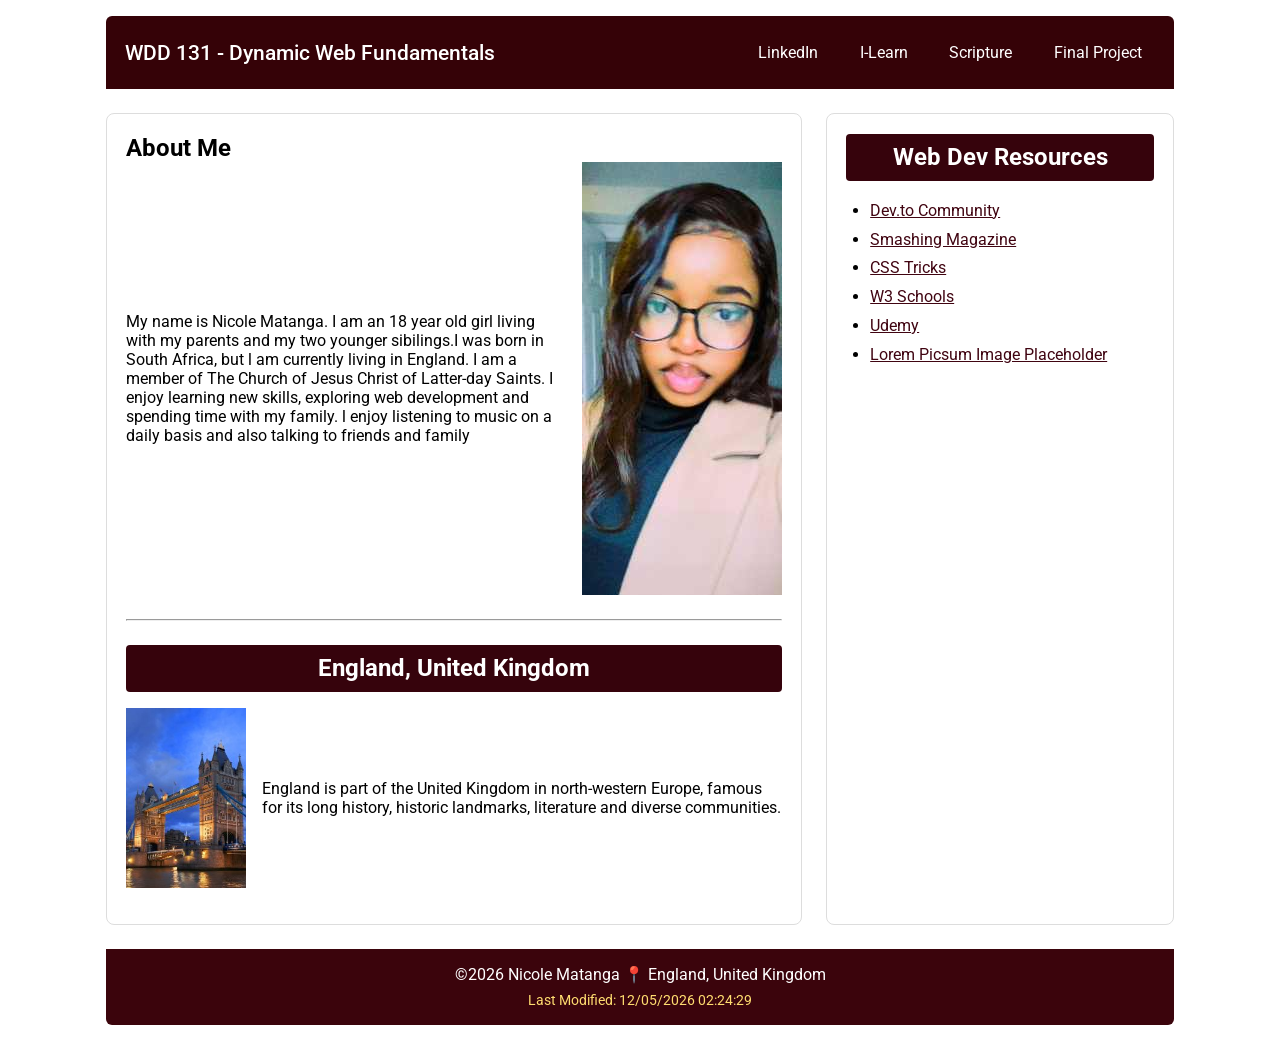
<file: index.html>
<!DOCTYPE html>
<html lang="en">
<head>
    <meta charset="UTF-8">
    <meta name="viewport" content="width=device-width, initial-scale=1.0">
    <meta name="description" content="WDD 131 - Dynamic Web Fundamentals - Nicole Matanga">
    <meta name="author" content="Nicole Matanga">
    <title>WDD 131 - Dynamic Web Fundamentals</title>
    <link rel="preconnect" href="https://fonts.googleapis.com">
    <link rel="preconnect" href="https://fonts.gstatic.com" crossorigin>
    <link href="https://fonts.googleapis.com/css2?family=Roboto:wght@400;500&display=swap" rel="stylesheet">
    <link rel="stylesheet" href="styles/base.css">
    <script src="scripts/getdates.js" defer></script>
</head>
<body>
    <header>
        <span id="course-title">WDD 131 - Dynamic Web Fundamentals</span>
        <nav>
            <a href="https://www.linkedin.com/" target="_blank">LinkedIn</a>
            <a href="#">I-Learn</a>
            <a href="#">Scripture</a>
            <a href="#">Final Project</a>
        </nav>
    </header>
    <main>
        
        <section class="card about-card">
            <h1>About Me</h1>
            <div class="about-row">
                <p>My name is Nicole Matanga. I am an 18 year old girl living with my parents and my two younger sibilings.I was born in South Africa, but l am currently living in England. I am a member of The Church of Jesus Christ of Latter-day Saints. I enjoy learning new skills, exploring web development and spending time with my family. l enjoy listening to music on a daily basis and also talking to friends and family</p>
                <img src="images/missnicole.jpg" alt="Nicole Matanga portrait">
            </div>
            <hr>
            <h2>England, United Kingdom</h2>
            <div class="country-row">
                <img src="images/profile.jpg" alt="The london BRIDGE the United Kingdom">
                <p>England is part of the United Kingdom in north-western Europe, famous for its long history, historic landmarks, literature and diverse communities.</p>
            </div>
        </section>
        
        <section class="card resources-card">
            <h2>Web Dev Resources</h2>
            <ul>
                <li><a href="https://dev.to/" target="_blank">Dev.to Community</a></li>
                <li><a href="https://www.smashingmagazine.com/" target="_blank">Smashing Magazine</a></li>
                <li><a href="https://css-tricks.com/" target="_blank">CSS Tricks</a></li>
                <li><a href="https://www.w3schools.com/" target="_blank">W3 Schools</a></li>
                <li><a href="https://www.udemy.com/" target="_blank">Udemy</a></li>
                <li><a href="https://picsum.photos/" target="_blank">Lorem Picsum Image Placeholder</a></li>
            </ul>
        </section>
    </main>
    <footer>
        <p>©<span id="currentyear"></span> Nicole Matanga 📍 England, United Kingdom</p>
        <p id="lastModified"></p>
    </footer>
</body>
</html>
</file>
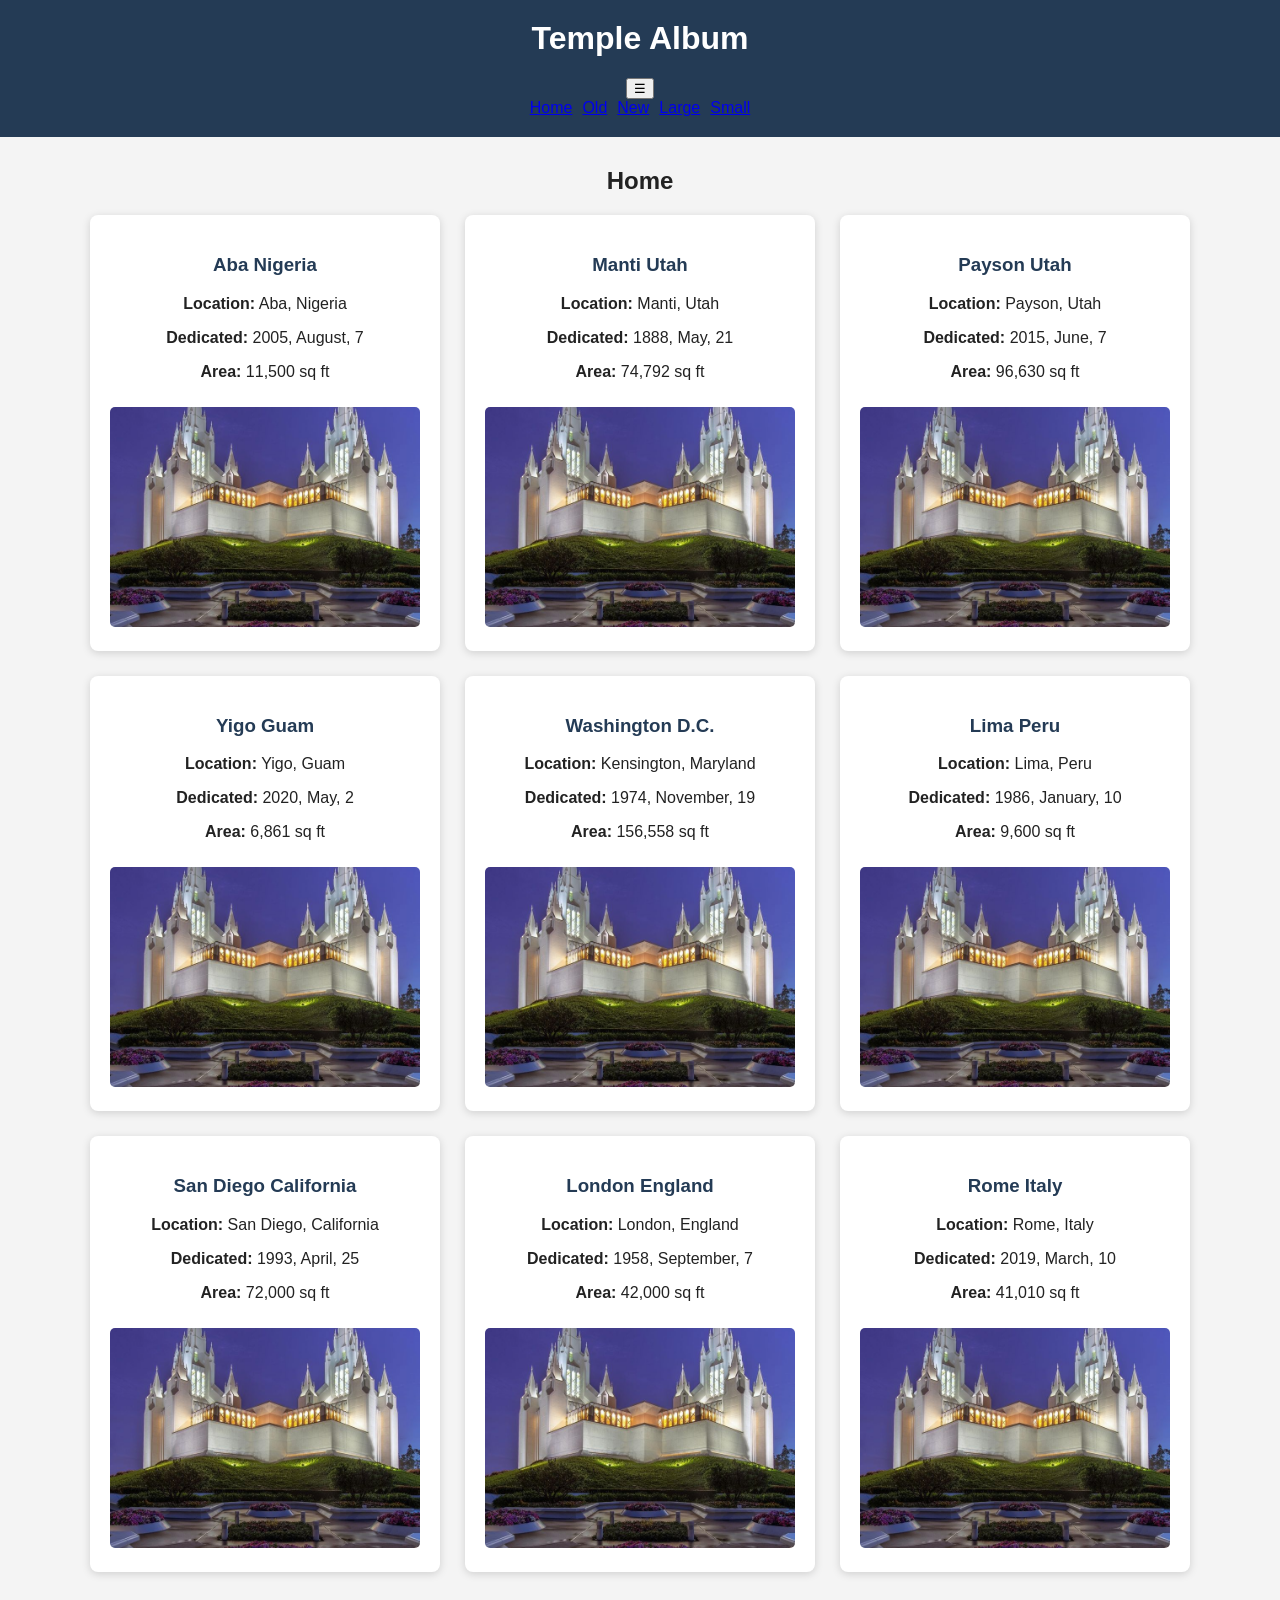
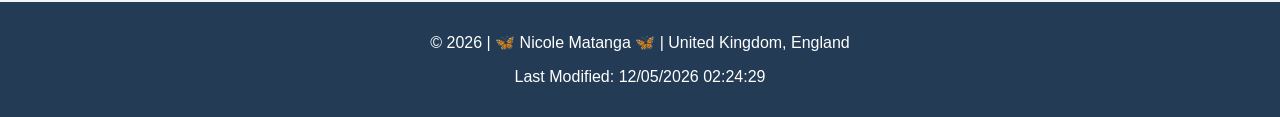
<file: filtered-temples.html>
<!DOCTYPE html>
<html lang="en">
<head>
    <meta charset="UTF-8">
    <meta name="viewport" content="width=device-width, initial-scale=1.0">

    <meta name="description" content="WDD 131 - Dynamic Web Fundamentals - Nicole Matanga">
    <meta name="author" content="Nicole Matanga">

    <title>Filtered Temple Album</title>

    <link rel="preconnect" href="https://fonts.googleapis.com">
    <link rel="preconnect" href="https://fonts.gstatic.com" crossorigin>

    <link href="https://fonts.googleapis.com/css2?family=Roboto:wght@400;700&display=swap" rel="stylesheet">

    <link rel="stylesheet" href="styles/filtered-temples.css">

    <script src="scripts/filtered-temples.js" defer></script>
</head>

<body>

    <header>
        <h1>Temple Album</h1>

        <button id="hamburgerBtn"
                type="button"
                aria-label="Open navigation"
                aria-expanded="false">
            ☰
        </button>

        <nav id="primaryNav">
            <a href="#" data-filter="home" class="active">Home</a>
            <a href="#" data-filter="old">Old</a>
            <a href="#" data-filter="new">New</a>
            <a href="#" data-filter="large">Large</a>
            <a href="#" data-filter="small">Small</a>
        </nav>
    </header>

    <main>

        <h2 id="galleryTitle">Home</h2>

        <section class="temple-grid" id="templeGrid">
        </section>

    </main>

    <footer>
        <p>
            © <span id="copyrightYear"></span>
            | 🦋 Nicole Matanga 🦋
            | United Kingdom, England
        </p>

        <p>
            Last Modified:
            <span id="lastModifiedDate"></span>
        </p>
    </footer>

</body>
</html>
</file>
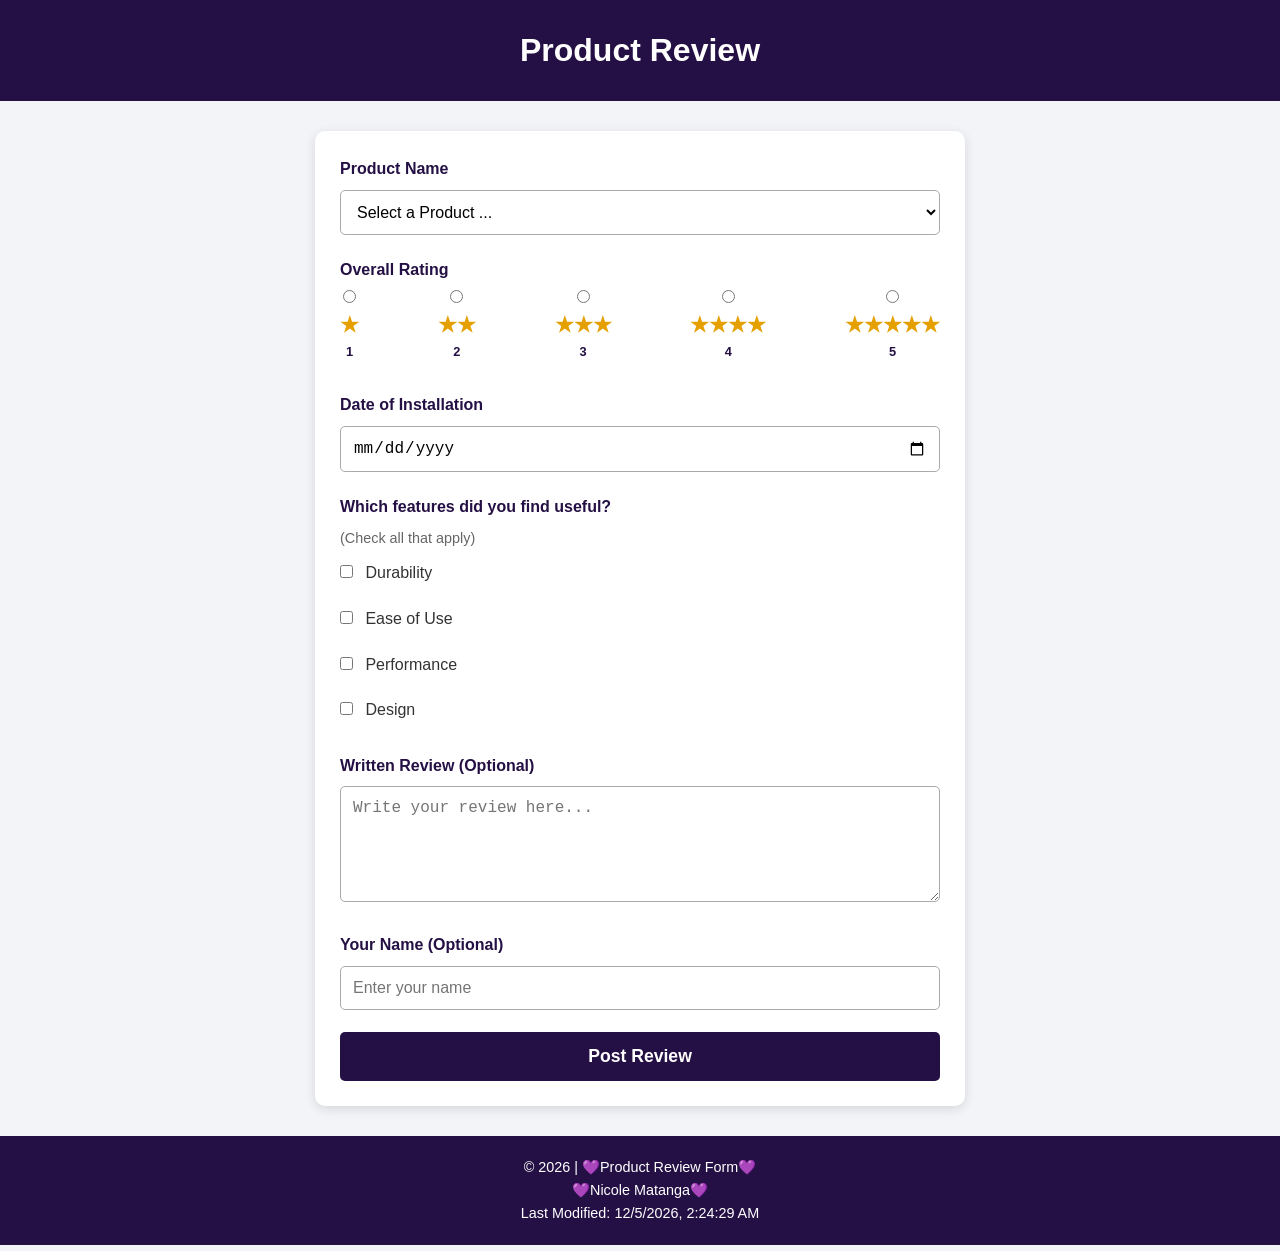
<file: form.html>
<!DOCTYPE html>
<html lang="en">
<head>
    <meta charset="UTF-8">
    <meta name="viewport" content="width=device-width, initial-scale=1.0">
    <meta name="description" content="Submit a product review, rate your experience, and share useful product features with other users.">
    <meta name="author" content="Nicole Matanga">
    <title>Product Review Form</title>
    <link rel="stylesheet" href="styles/styles.css">
    <script src="scripts/scripts.js" defer></script>
</head>

<body>
    <header>
        <h1>Product Review</h1>
    </header>

    <main>
        <form action="review.html" method="get">

            <!-- Product Name -->
            <div class="form-group">
                <label for="productName">Product Name</label>
                <select id="productName" name="productName" required>
                    <option value="" disabled selected>
                        Select a Product ...
                    </option>
                </select>
            </div>


<!-- Overall Rating -->
<fieldset class="form-group">
    <legend>Overall Rating</legend>

    <div class="rating-options">
        <label for="rating1">
            <input type="radio" id="rating1"
                name="rating" value="1" required>
            <span>★</span>
            <small>1</small>
        </label>

        <label for="rating2">
            <input type="radio" id="rating2"
                name="rating" value="2" required>
            <span>★★</span>
            <small>2</small>
        </label>

        <label for="rating3">
            <input type="radio" id="rating3"
                name="rating" value="3" required>
            <span>★★★</span>
            <small>3</small>
        </label>

        <label for="rating4">
            <input type="radio" id="rating4"
                name="rating" value="4" required>
            <span>★★★★</span>
            <small>4</small>
        </label>

        <label for="rating5">
            <input type="radio" id="rating5"
                name="rating" value="5" required>
            <span>★★★★★</span>
            <small>5</small>
        </label>
    </div>
</fieldset>


            <!-- Date of Installation -->
            <div class="form-group">
                <label for="installDate">Date of Installation</label>
                <input type="date" id="installDate"
                    name="installDate" required>
            </div>

            <!-- Useful Features -->
            <fieldset class="form-group">
                <legend>Which features did you find useful?</legend>
                <p class="hint">(Check all that apply)</p>

                <div class="checkbox-group">
                    <label for="durability">
                        <input type="checkbox" id="durability"
                            name="features" value="Durability">
                        Durability
                    </label>

                    <label for="ease">
                        <input type="checkbox" id="ease"
                            name="features" value="Ease of Use">
                        Ease of Use
                    </label>

                    <label for="performance">
                        <input type="checkbox" id="performance"
                            name="features" value="Performance">
                        Performance
                    </label>

                    <label for="design">
                        <input type="checkbox" id="design"
                            name="features" value="Design">
                        Design
                    </label>
                </div>
            </fieldset>

            <!-- Written Review -->
            <div class="form-group">
                <label for="writtenReview">
                    Written Review (Optional)
                </label>
                <textarea id="writtenReview"
                    name="writtenReview"
                    rows="5"
                    placeholder="Write your review here..."></textarea>
            </div>

            <!-- User Name -->
            <div class="form-group">
                <label for="userName">Your Name (Optional)</label>
                <input type="text" id="userName" name="userName"
                    placeholder="Enter your name">
            </div>

            <!-- Submit Button -->
            <input type="submit" value="Post Review" class="submit-btn">

        </form>
    </main>

    <footer>
        <p>&copy; 2026 | 💜Product Review Form💜</p>
        <p>💜Nicole Matanga💜</p>
        <p>Last Modified: <span id="lastModified"></span></p>
    </footer>
</body>
</html>
</file>
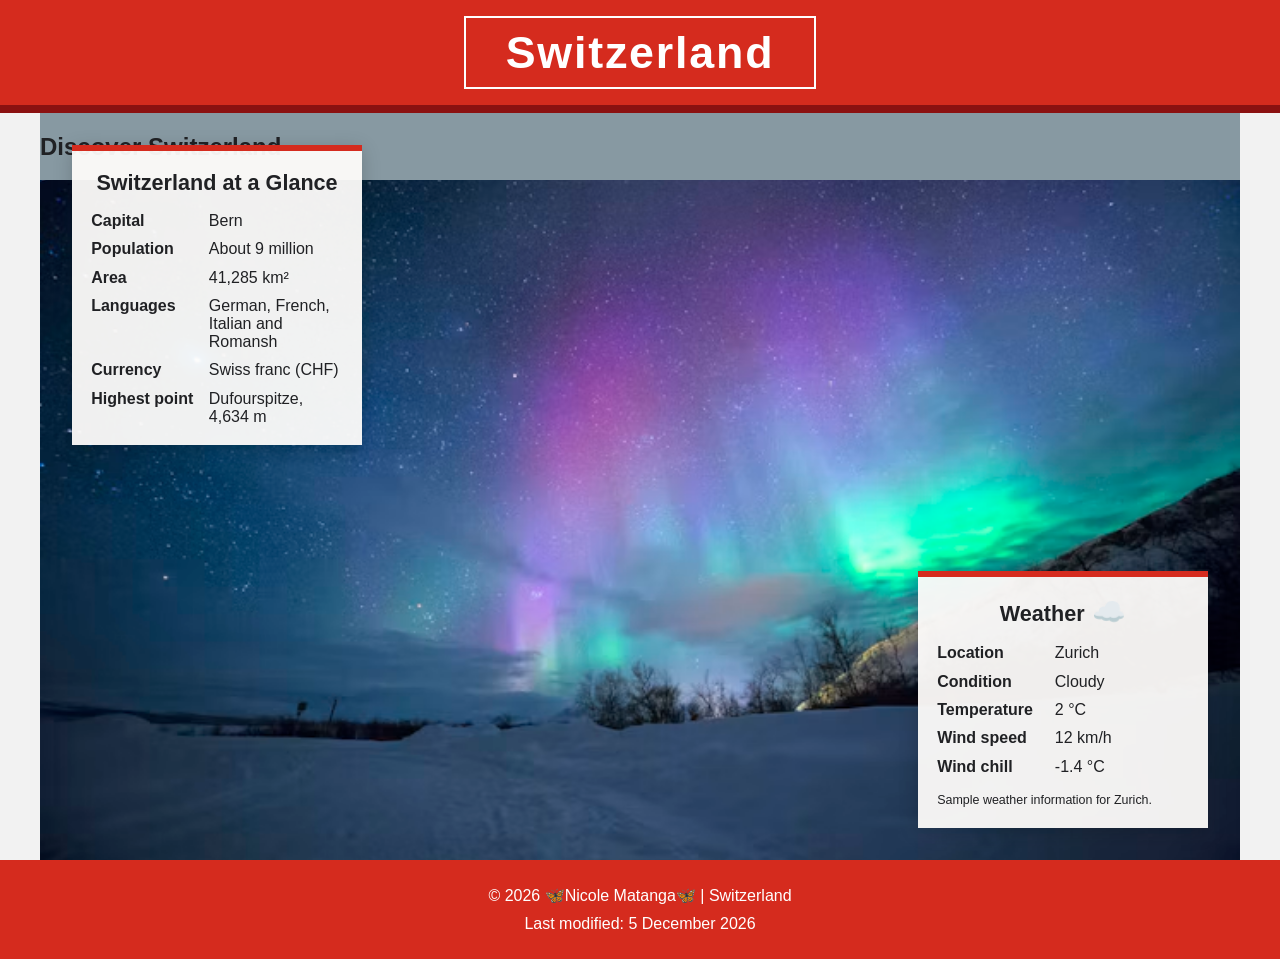
<file: place.html>
<!DOCTYPE html>
<html lang="en">
<head>
    <meta charset="UTF-8">
    <meta name="viewport" content="width=device-width, initial-scale=1.0">
    <meta name="description" content="Discover Switzerland, its beautiful mountains, culture and weather.">
    <meta name="author" content="Nicole Matanga">

    <title>Switzerland | Discover the Place</title>

    <link rel="stylesheet" href="styles/place.css">
    <script src="scripts/place.js" defer></script>
</head>

<body>

    <header class="site-header">
        <h1>Switzerland</h1>
    </header>

    <main>
        <section class="hero">
            <h2 class="visually-hidden">Discover Switzerland</h2>

            <picture class="hero-picture">
                <source
                    media="(max-width: 600px)"
                    srcset="images/switzerland-hero.webp">

                <source
                    media="(min-width: 601px)"
                    srcset="images/switzerland-hero.webp">

                <img
                    src="images/switzerland-hero.webp"
                    alt="Beautiful Swiss alpine landscape"
                    width="1800"
                    height="1200">
            </picture>

            <section class="info-card country-data">
                <h2>Switzerland at a Glance</h2>

                <dl class="data-list">
                    <div>
                        <dt>Capital</dt>
                        <dd>Bern</dd>
                    </div>

                    <div>
                        <dt>Population</dt>
                        <dd>About 9 million</dd>
                    </div>

                    <div>
                        <dt>Area</dt>
                        <dd>41,285 km²</dd>
                    </div>

                    <div>
                        <dt>Languages</dt>
                        <dd>German, French, Italian and Romansh</dd>
                    </div>

                    <div>
                        <dt>Currency</dt>
                        <dd>Swiss franc (CHF)</dd>
                    </div>

                    <div>
                        <dt>Highest point</dt>
                        <dd>Dufourspitze, 4,634 m</dd>
                    </div>
                </dl>
            </section>

            <section class="info-card weather-card">
                <h2>Weather</h2>

                <img
                    class="weather-icon"
                    src="images/cloud.svg"
                    alt="Cloudy weather icon"
                    width="48"
                    height="48">

                <dl class="data-list">
                    <div>
                        <dt>Location</dt>
                        <dd>Zurich</dd>
                    </div>

                    <div>
                        <dt>Condition</dt>
                        <dd>Cloudy</dd>
                    </div>

                    <div>
                        <dt>Temperature</dt>
                        <dd><span id="temperature">2</span> °C</dd>
                    </div>

                    <div>
                        <dt>Wind speed</dt>
                        <dd><span id="wind-speed">12</span> km/h</dd>
                    </div>

                    <div>
                        <dt>Wind chill</dt>
                        <dd><span id="wind-chill">Calculating...</span></dd>
                    </div>
                </dl>

                <p class="weather-note">
                    Sample weather information for Zurich.
                </p>
            </section>

        </section>
    </main>

    <footer class="site-footer">
        <p>
            © <span id="current-year"></span>
            🦋Nicole Matanga🦋 | Switzerland
        </p>

        <p>Last modified:
            <time id="last-modified" datetime="2026-11-13">13 November 2026</time>

            
        </p>
    </footer>

</body>
</html>
</file>
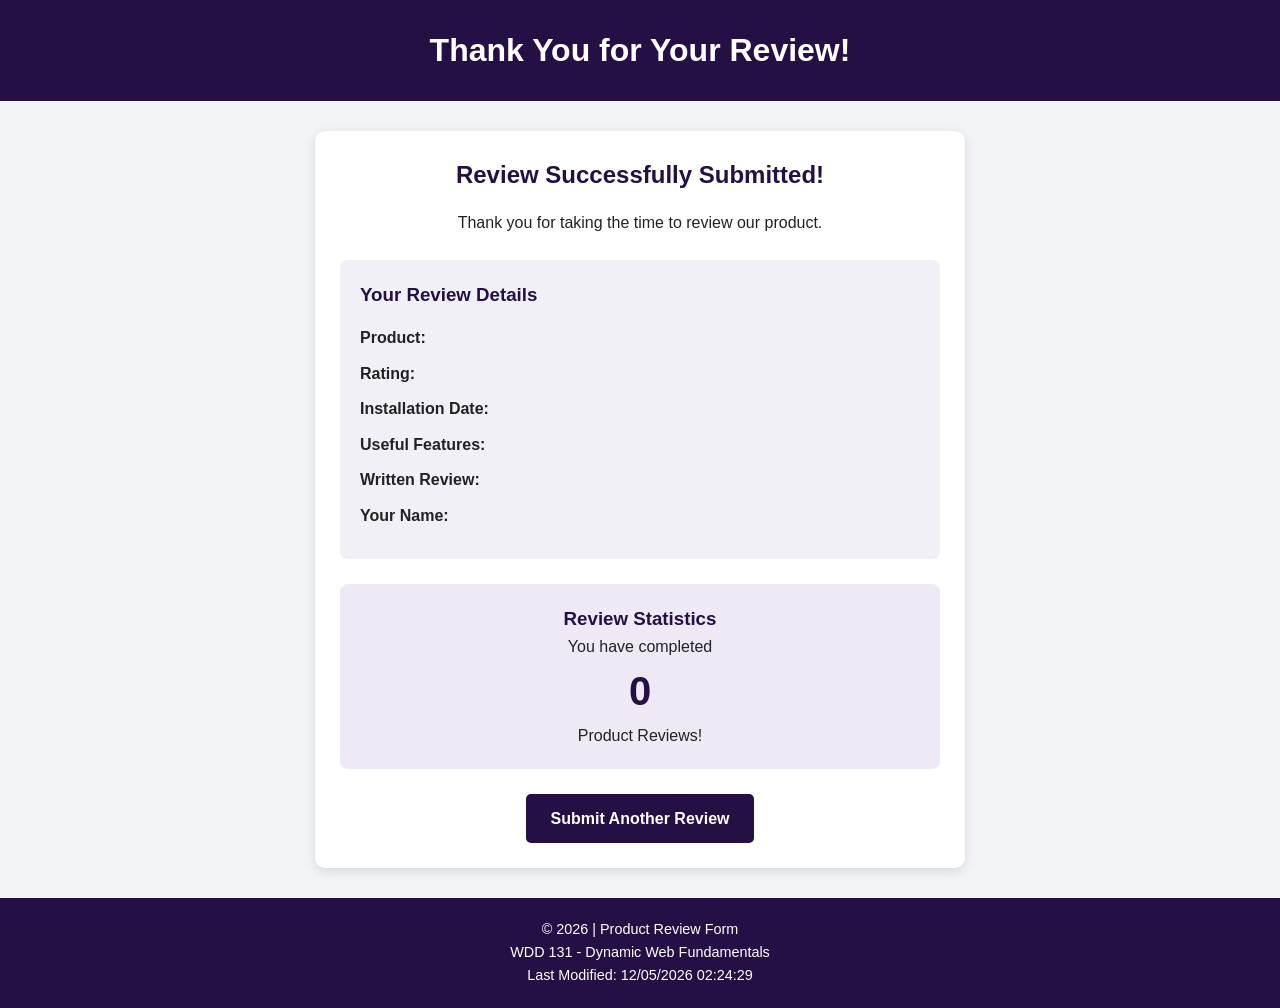
<file: review.html>
<!DOCTYPE html>
<html lang="en">
<head>
    <meta charset="UTF-8">
    <meta name="viewport" content="width=device-width, initial-scale=1.0">
    <meta name="description" content="Product review confirmation">
    <meta name="author" content="Nicole Matanga">
    <title>Review Confirmation</title>
    <link rel="stylesheet" href="styles.css">
    <script src="scripts.js" defer></script>
</head>

<body>
    <header>
        <h1>Thank You for Your Review!</h1>
    </header>

    <main class="confirmation">
        <h2>Review Successfully Submitted!</h2>

        <p>Thank you for taking the time to review our product.</p>

        <section class="review-details">
            <h3>Your Review Details</h3>

            <p><strong>Product:</strong>
                <span id="displayProduct"></span></p>

            <p><strong>Rating:</strong>
                <span id="displayRating"></span></p>

            <p><strong>Installation Date:</strong>
                <span id="displayDate"></span></p>

            <p><strong>Useful Features:</strong>
                <span id="displayFeatures"></span></p>

            <p><strong>Written Review:</strong>
                <span id="displayReview"></span></p>

            <p><strong>Your Name:</strong>
                <span id="displayName"></span></p>
        </section>

        <section class="counter">
            <h3>Review Statistics</h3>
            <p>You have completed</p>
            <p class="count">
                <span id="reviewCount">0</span>
            </p>
            <p>Product Reviews!</p>
        </section>

        <a href="form.html" class="back-btn">
            Submit Another Review
        </a>
    </main>

    <footer>
        <p>&copy; 2026 | Product Review Form</p>
        <p>WDD 131 - Dynamic Web Fundamentals</p>
        <p>Last Modified: <span id="lastModified"></span></p>
    </footer>
</body>
</html>
</file>
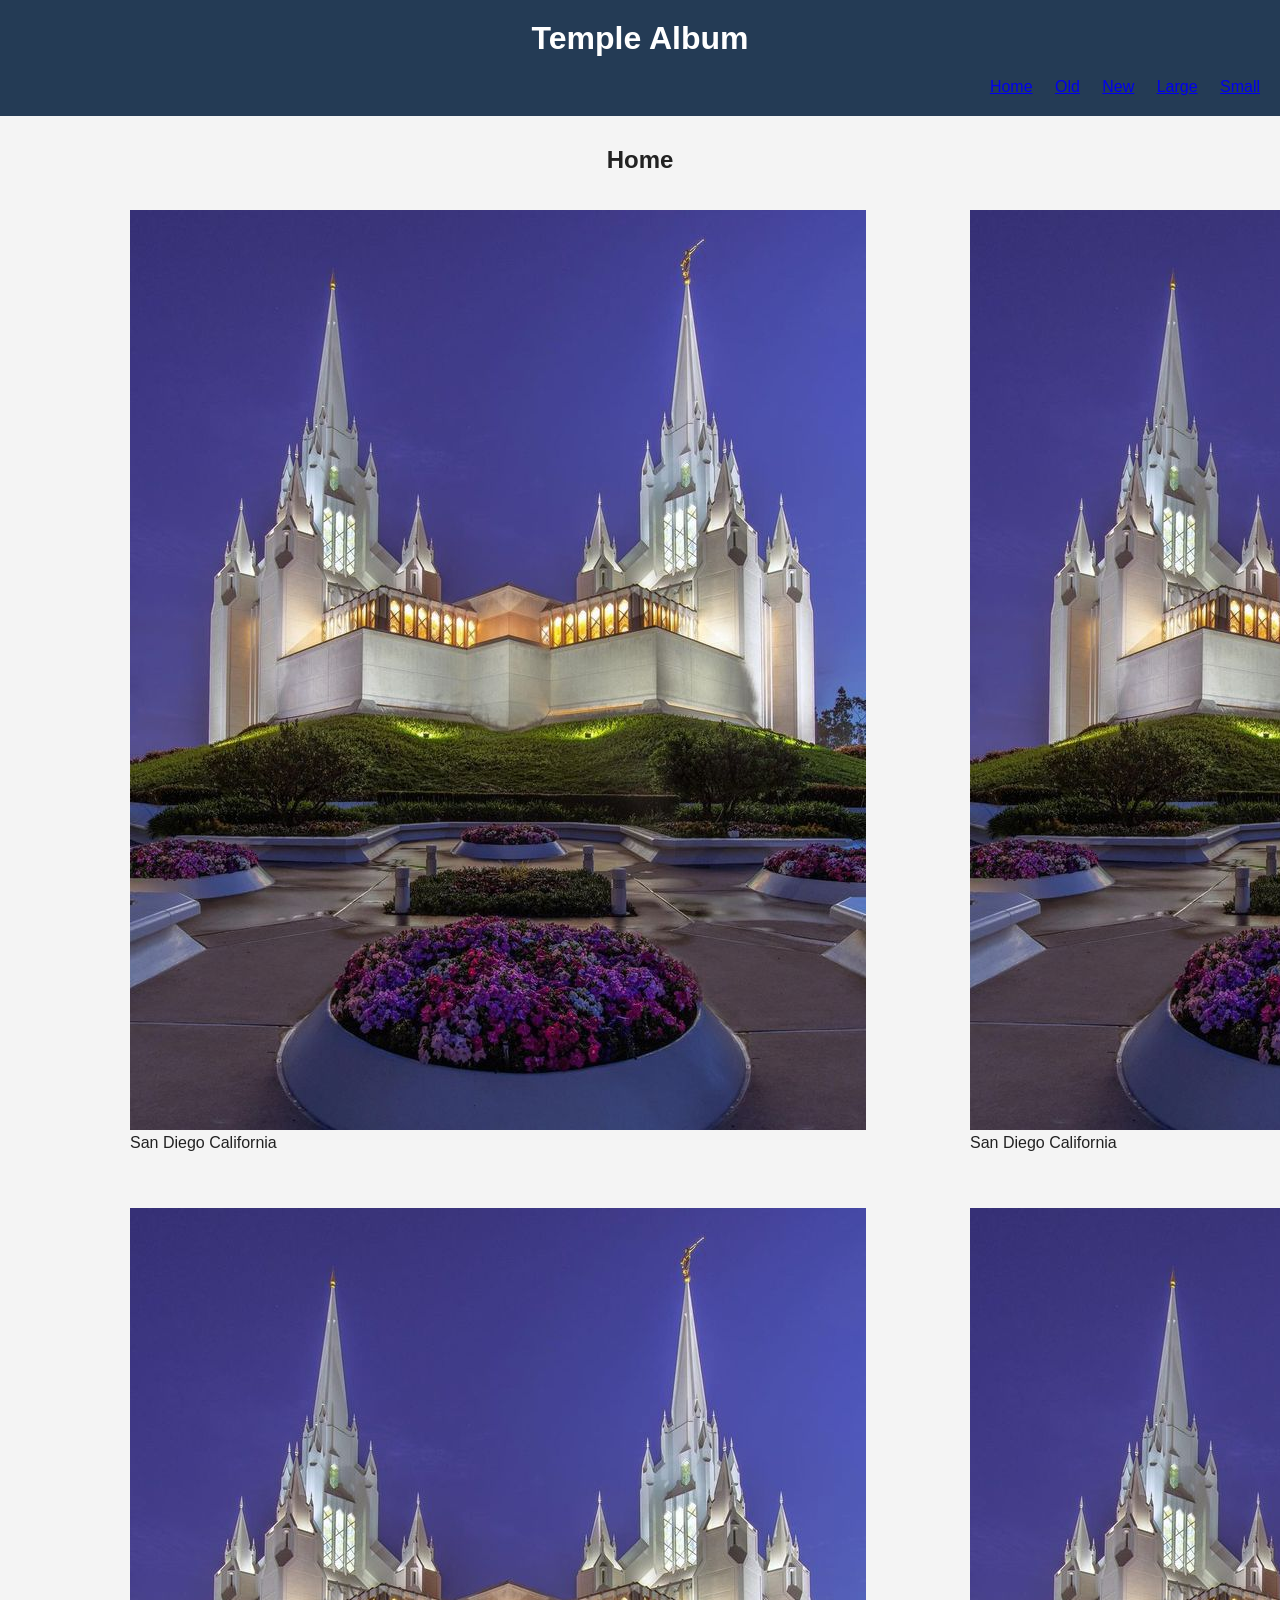
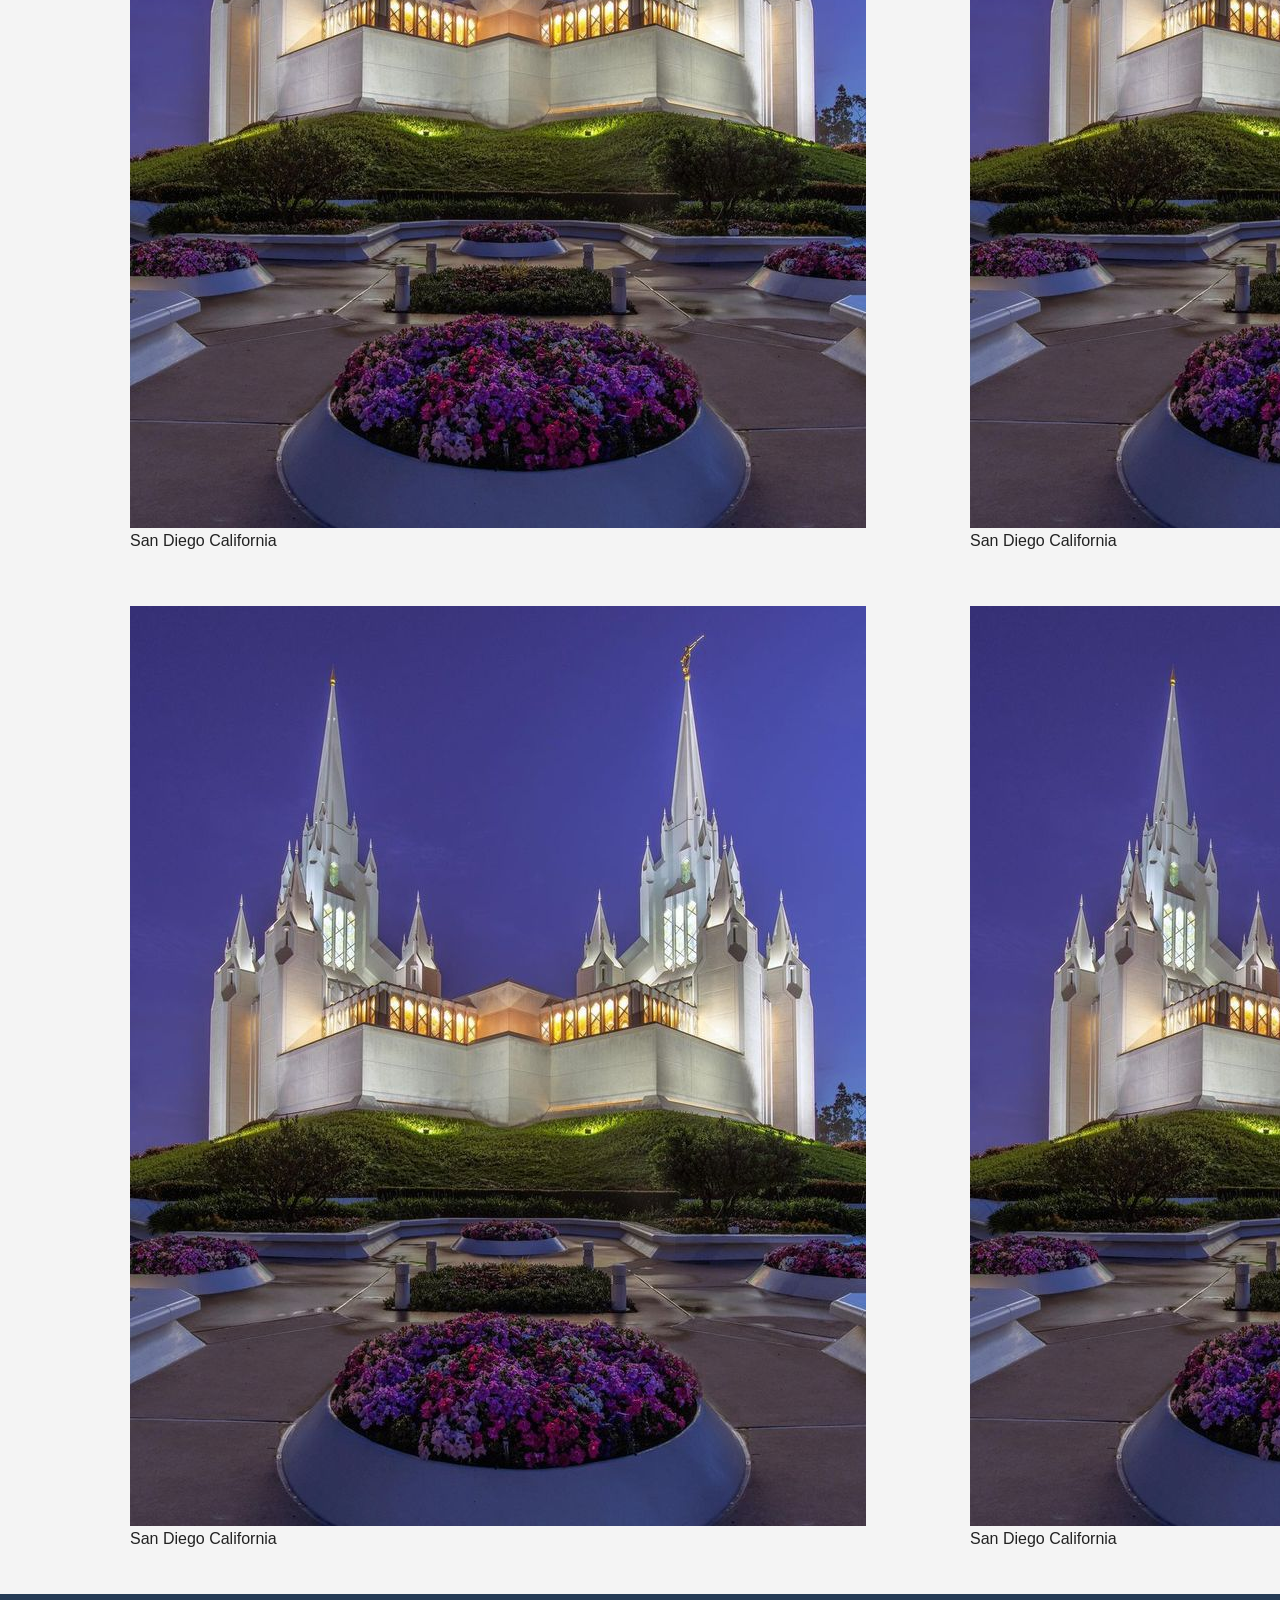
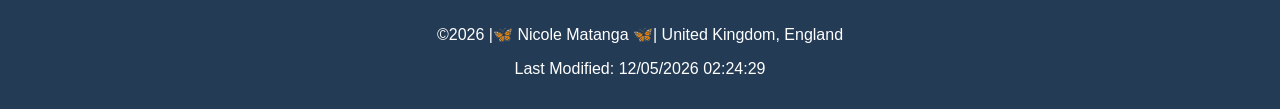
<file: temples copy.html>
<!DOCTYPE html>
<html lang="en">
<head>
    <meta charset="UTF-8">
    <meta name="viewport" content="width=device-width, initial-scale=1.0">
    <meta name="description" content="WDD 131 - Dynamic Web Fundamentals - Nicole Matanga">
    <meta name="author" content="Nicole Matanga">
    <title>Temple Album</title>
    <link rel="preconnect" href="https://fonts.googleapis.com">
    <link rel="preconnect" href="https://fonts.gstatic.com" crossorigin>
    <link href="https://fonts.googleapis.com/css2?family=Roboto:wght@400;700&display=swap" rel="stylesheet">
    <link rel="stylesheet" href="styles/temples.css">
    <link rel="stylesheet" href="styles/temples-large.css" media="(min-width: 640px)">
    <script src="scripts/temples.js" defer></script>
</head>
<body>
    <header>
        <h1>Temple Album</h1>
        <button id="hamburgerBtn">☰</button>
        <nav id="primaryNav">
            <a href="#">Home</a>
            <a href="#">Old</a>
            <a href="#">New</a>
            <a href="#">Large</a>
            <a href="#">Small</a>
        </nav>
    </header>

    <main>
        <h2>Home</h2>
        <div class="temple-grid">
            <figure>
                <img src="images/sandiego-temple.jpg" alt="San Diego California Temple">
                <figcaption>San Diego California</figcaption>
            </figure>
            <figure>
                <img src="images/sandiego-temple.jpg" alt="San Diego California Temple">
                <figcaption>San Diego California</figcaption>
            </figure>
            <figure>
                <img src="images/sandiego-temple.jpg" alt="San Diego California Temple">
                <figcaption>San Diego California</figcaption>
            </figure>
            <figure>
                <img src="images/sandiego-temple.jpg" alt="San Diego California Temple">
                <figcaption>San Diego California</figcaption>
            </figure>
            <figure>
                <img src="images/sandiego-temple.jpg" alt="San Diego California Temple">
                <figcaption>San Diego California</figcaption>
            </figure>
            <figure>
                <img src="images/sandiego-temple.jpg" alt="San Diego California Temple">
                <figcaption>San Diego California</figcaption>
            </figure>
            <figure>
                <img src="images/sandiego-temple.jpg" alt="San Diego California Temple">
                <figcaption>San Diego California</figcaption>
            </figure>
            <figure>
                <img src="images/sandiego-temple.jpg" alt="San Diego California Temple">
                <figcaption>San Diego California</figcaption>
            </figure>
            <figure>
                <img src="images/sandiego-temple.jpg" alt="San Diego California Temple">
                <figcaption>San Diego California</figcaption>
            </figure>
        </div>
    </main>

   <footer>
       <p>©<span id="copyrightYear"></span> |🦋 Nicole Matanga 🦋| United Kingdom, England</p>
       <p>Last Modified: <span id="lastModifiedDate"></span></p>
    </footer>
    </body>
    </html>
</file>
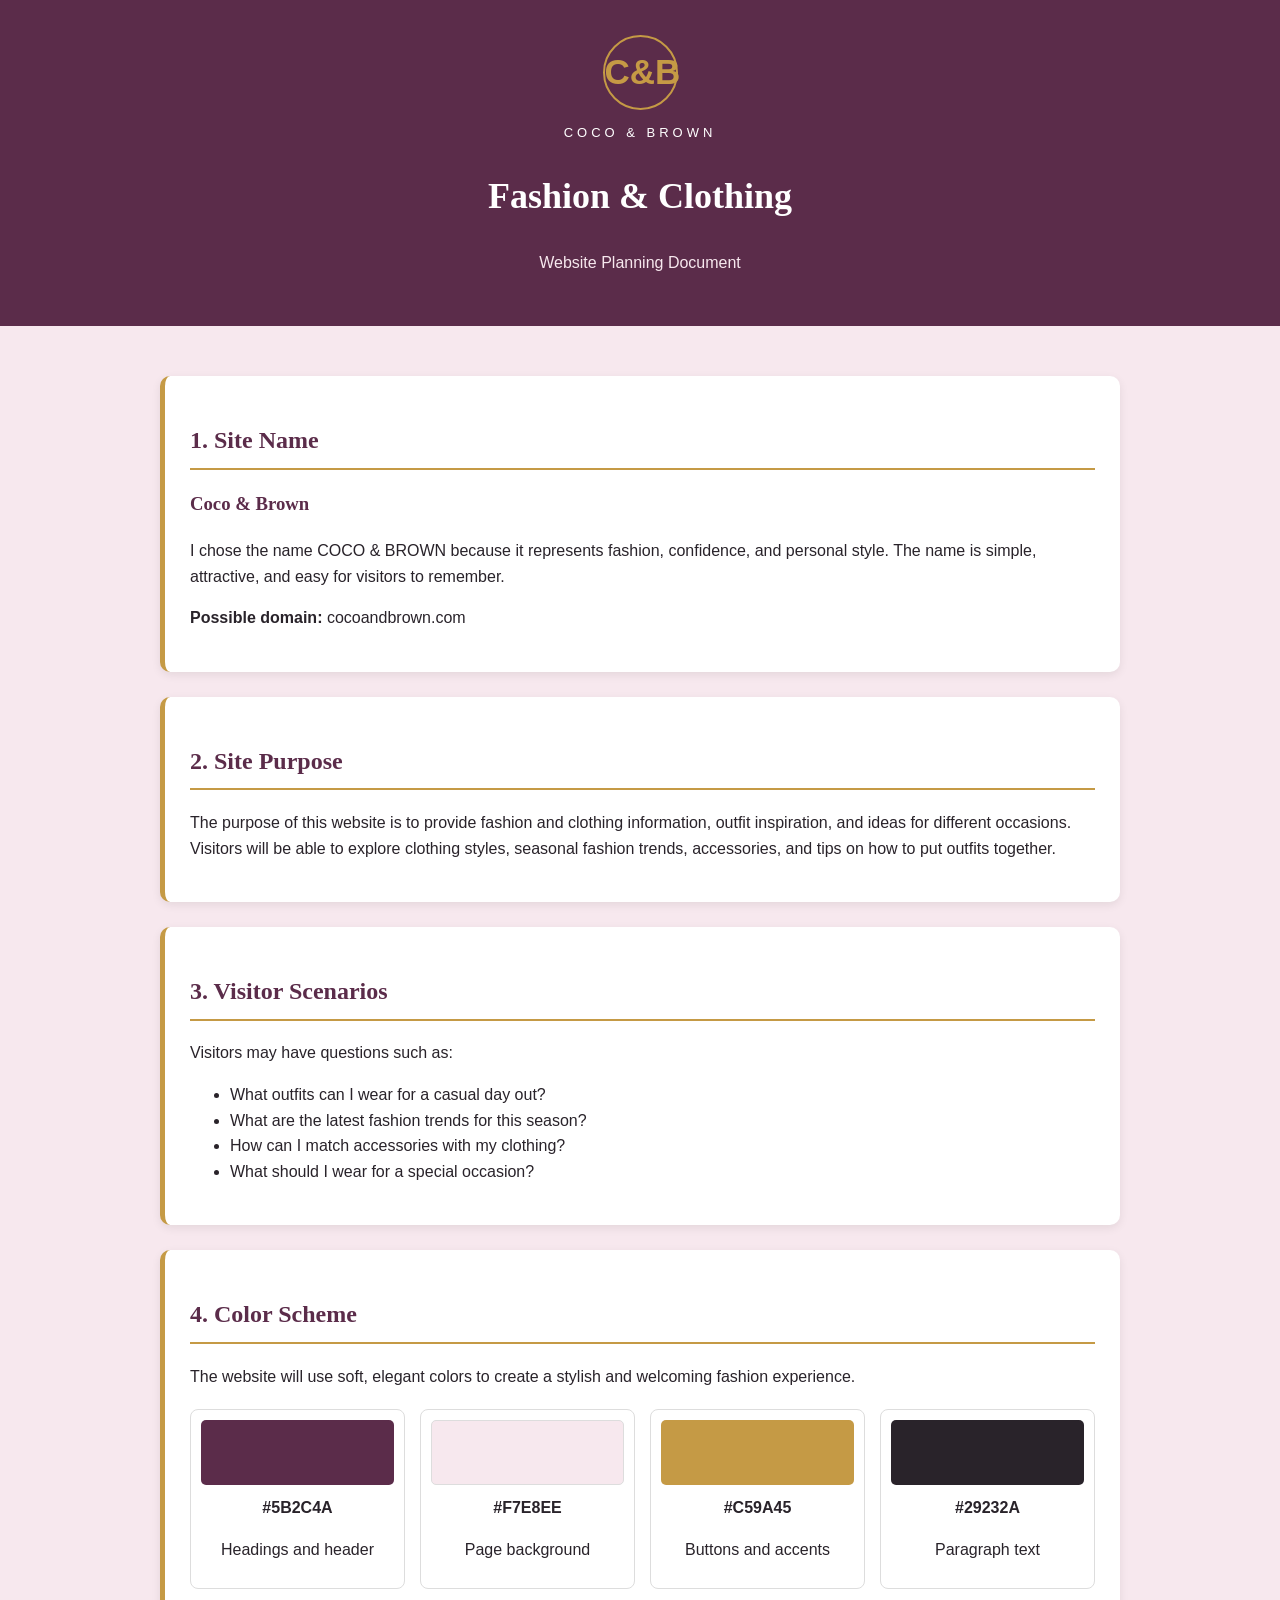
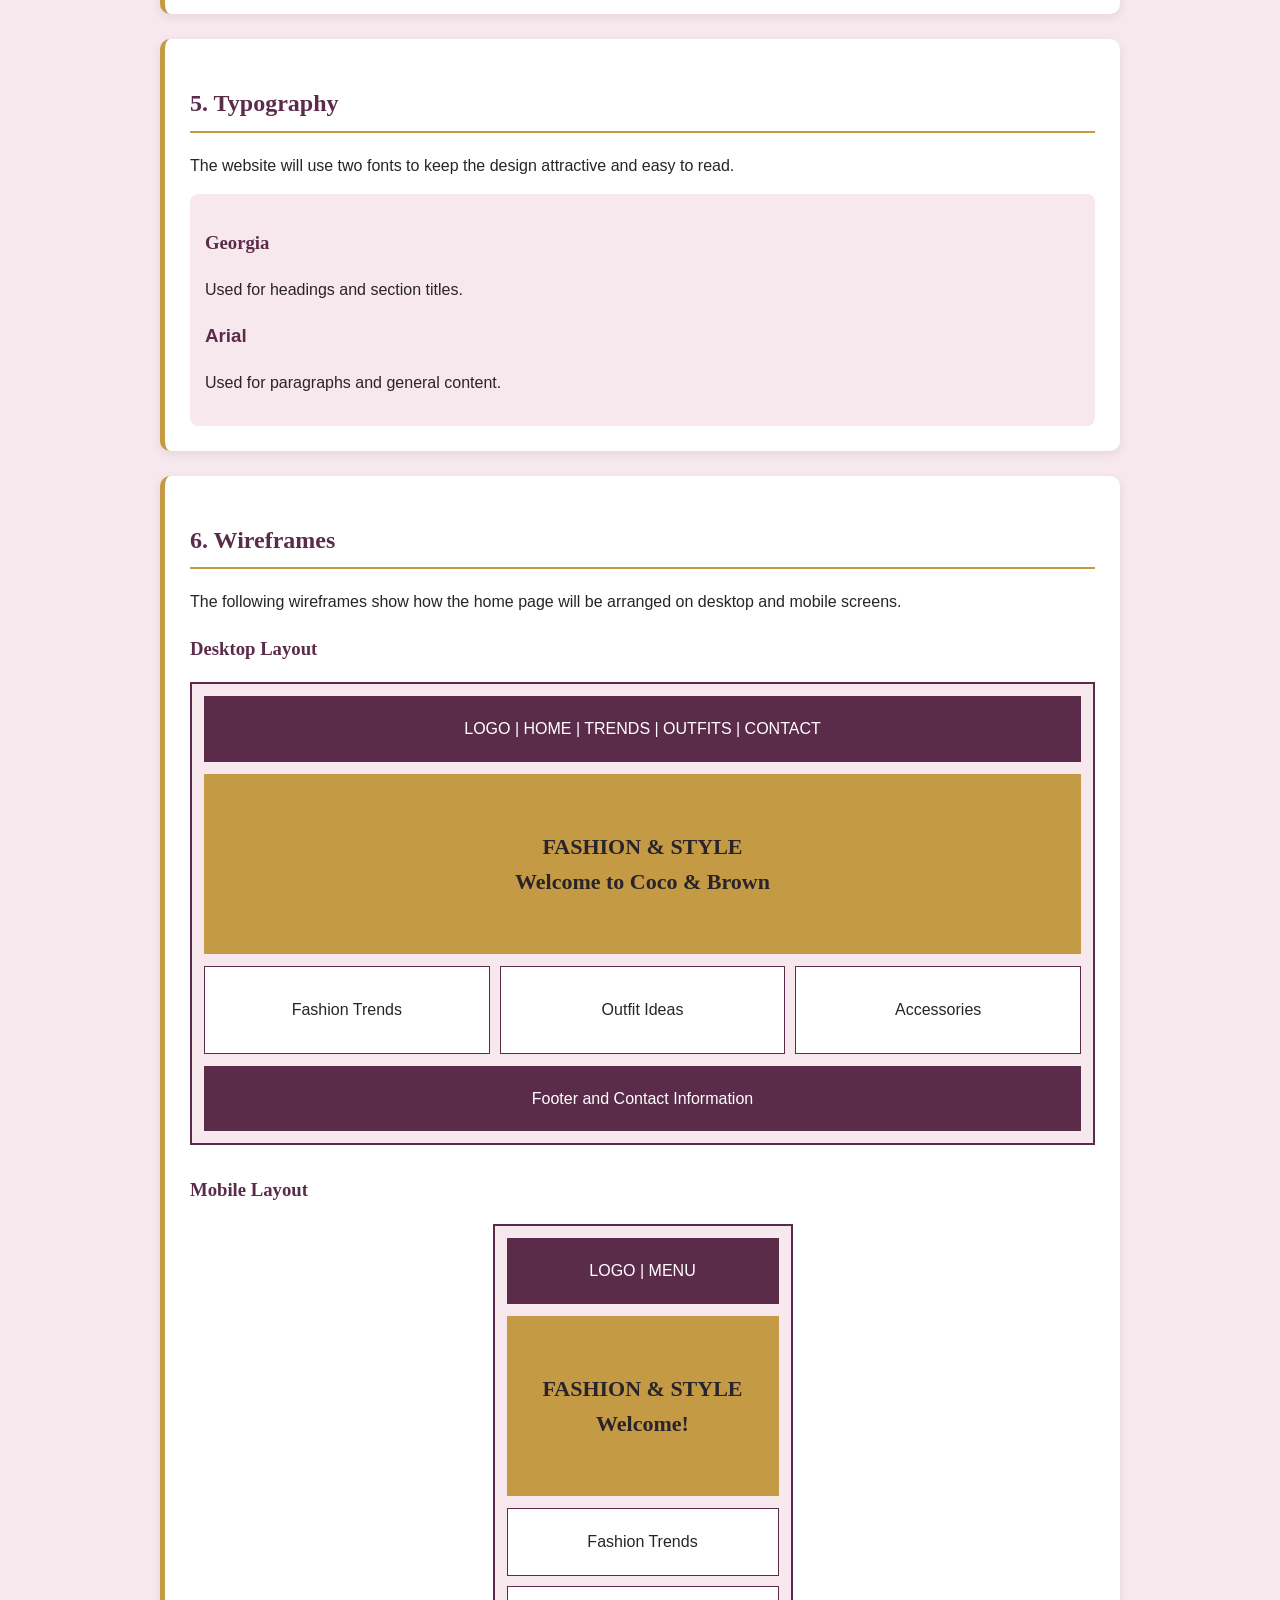
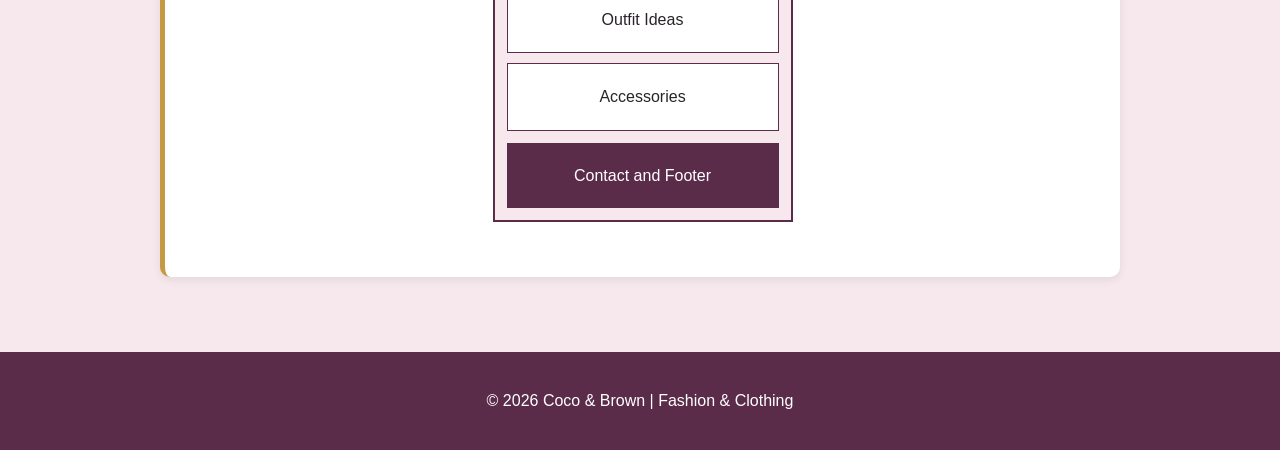
<file: project/siteplan.html>
<!DOCTYPE html>
<html lang="en">
<head>
    <meta charset="UTF-8">
    <meta name="viewport" content="width=device-width, initial-scale=1.0">
    <meta name="description" content="Website planning document for a fashion and clothing website.">
    <meta name="author" content="Nicole Matanga">
    <title>Coco & Brown | Clothing Plan</title>
    <link rel="stylesheet" href="styles.css">
</head>

<body>

    <header>
        <div class="logo">C&B</div>
        <p class="tagline">COCO & BROWN</p>
        <h1>Fashion & Clothing</h1>
        <p class="subtitle">Website Planning Document</p>
    </header>

    <main>

        <section>
            <h2>1. Site Name</h2>
            <h3>Coco & Brown</h3>
            <p>
                I chose the name COCO & BROWN because it represents
                fashion, confidence, and personal style. The name is
                simple, attractive, and easy for visitors to remember.
            </p>
            <p><strong>Possible domain:</strong> cocoandbrown.com</p>
        </section>

        <section>
            <h2>2. Site Purpose</h2>
            <p>
                The purpose of this website is to provide fashion and
                clothing information, outfit inspiration, and ideas
                for different occasions. Visitors will be able to
                explore clothing styles, seasonal fashion trends,
                accessories, and tips on how to put outfits together.
            </p>
        </section>

        <section>
            <h2>3. Visitor Scenarios</h2>
            <p>Visitors may have questions such as:</p>
            <ul>
                <li>What outfits can I wear for a casual day out?</li>
                <li>What are the latest fashion trends for this season?</li>
                <li>How can I match accessories with my clothing?</li>
                <li>What should I wear for a special occasion?</li>
            </ul>
        </section>

        <section>
            <h2>4. Color Scheme</h2>
            <p>
                The website will use soft, elegant colors to create
                a stylish and welcoming fashion experience.
            </p>

            <div class="colors">
                <div class="color-card">
                    <div class="swatch plum"></div>
                    <strong>#5B2C4A</strong>
                    <p>Headings and header</p>
                </div>

                <div class="color-card">
                    <div class="swatch blush"></div>
                    <strong>#F7E8EE</strong>
                    <p>Page background</p>
                </div>

                <div class="color-card">
                    <div class="swatch gold"></div>
                    <strong>#C59A45</strong>
                    <p>Buttons and accents</p>
                </div>

                <div class="color-card">
                    <div class="swatch charcoal"></div>
                    <strong>#29232A</strong>
                    <p>Paragraph text</p>
                </div>
            </div>
        </section>

        <section>
            <h2>5. Typography</h2>
            <p>
                The website will use two fonts to keep the design
                attractive and easy to read.
            </p>
            <div class="font-example">
                <h3>Georgia</h3>
                <p>Used for headings and section titles.</p>
                <h3 class="arial">Arial</h3>
                <p class="arial">Used for paragraphs and general content.</p>
            </div>
        </section>

        <section>
            <h2>6. Wireframes</h2>
            <p>
                The following wireframes show how the home page
                will be arranged on desktop and mobile screens.
            </p>

            <h3>Desktop Layout</h3>
            <div class="wireframe desktop">
                <div class="wf-header">LOGO | HOME | TRENDS | OUTFITS | CONTACT</div>
                <div class="wf-hero">FASHION & STYLE<br>Welcome to Coco & Brown</div>
                <div class="wf-content">
                    <div>Fashion Trends</div>
                    <div>Outfit Ideas</div>
                    <div>Accessories</div>
                </div>
                <div class="wf-footer">Footer and Contact Information</div>
            </div>

            <h3>Mobile Layout</h3>
            <div class="wireframe mobile">
                <div class="wf-header">LOGO | MENU</div>
                <div class="wf-hero">FASHION & STYLE<br>Welcome!</div>
                <div class="wf-content">
                    <div>Fashion Trends</div>
                    <div>Outfit Ideas</div>
                    <div>Accessories</div>
                </div>
                <div class="wf-footer">Contact and Footer</div>
            </div>
        </section>

    </main>

    <footer>
        <p>&copy; 2026 Coco & Brown | Fashion & Clothing</p>
    </footer>

</body>
</html>
</file>
<file: styles/base.css>
* {
    margin: 0;
    padding: 0;
    box-sizing: border-box;
}

body {
    font-family: 'Roboto', sans-serif;
    max-width: 1100px;
    margin: 0 auto;
    padding: 1rem;
}


header {
    background-color: #350207;
    color: white;
    padding: 1.2rem;
    display: flex;
    justify-content: space-between;
    align-items: center;
    border-radius: 6px 6px 0 0;
}

#course-title {
    font-size: 1.3rem;
    font-weight: 500;
}

nav {
    display: flex;
    gap: 1rem;
}

nav a {
    color: white;
    text-decoration: none;
    padding: 0.5rem 0.8rem;
}

nav a:hover {
    background-color: #ffffff;
    border-radius: 4px;
}


main {
    display: grid;
    grid-template-columns: 2fr 1fr;
    gap: 1.5rem;
    padding: 1.5rem 0;
}

.card {
    border: 1px solid #ddd;
    border-radius: 8px;
    padding: 1.2rem;
    background-color: #ffffff;
}

.card h2 {
    background-color: #36030c;
    color: white;
    padding: 0.6rem;
    border-radius: 4px;
    text-align: center;
    margin-bottom: 1rem;
}

.about-row, .country-row {
    display: flex;
    gap: 1rem;
    margin-bottom: 1rem;
    align-items: center;
}

.country-row img {
    width: 120px;
}

hr {
    margin: 1.5rem 0;
}

ul {
    padding-left: 1.5rem;
    line-height: 1.8;
}

ul a {
    color: #400411;

}
footer {
    background-color: #3b040c;
    color: white;
    text-align: center;
    padding: 1rem;
    border-radius: 0 0 6px 6px;
}

#lastModified {
    margin-top: 0.5rem;
    font-size: 0.9rem;
    color: #ffdd70;
}
</file>
<file: styles/filtered-temples.css>
* {
    box-sizing: border-box;
}

body {
    margin: 0;
    font-family: Arial, sans-serif;
    background-color: #f4f4f4;
    color: #222;
}

header {
    background-color: #243b55;
    color: white;
    text-align: center;
    padding: 20px;
}

header h1 {
    margin-top: 0;
}

nav {
    display: flex;
    justify-content: center;
    flex-wrap: wrap;
    gap: 10px;
}

nav button {
    padding: 10px 20px;
    border: 1px solid white;
    border-radius: 5px;
    background-color: transparent;
    color: white;
    cursor: pointer;
    font-size: 16px;
}

nav button:hover,
nav button.active {
    background-color: white;
    color: #243b55;
}

main {
    width: 90%;
    max-width: 1100px;
    margin: 30px auto;
}

h2 {
    text-align: center;
}

.temple-grid {
    display: grid;
    grid-template-columns: repeat(auto-fit, minmax(260px, 1fr));
    gap: 25px;
}

.temple-card {
    background-color: white;
    padding: 20px;
    text-align: center;
    border-radius: 8px;
    box-shadow: 0 2px 8px rgba(0,0,0,0.15);
}

.temple-card h3 {
    color: #243b55;
}

.temple-card img {
    width: 100%;
    height: 220px;
    object-fit: cover;
    border-radius: 5px;
    margin-top: 10px;
}

footer {
    background-color: #243b55;
    color: white;
    text-align: center;
    padding: 15px;
}

@media screen and (max-width: 600px) {
    main {
        width: 95%;
    }

    .temple-grid {
        grid-template-columns: 1fr;
    }

    nav button {
        padding: 8px 12px;
    }
}
</file>
<file: styles/styles.css>
/* General Reset */
* {
    margin: 0;
    padding: 0;
    box-sizing: border-box;
}

/* Page Styling */
body {
    font-family: Arial, Helvetica, sans-serif;
    background-color: #f2f4f8;
    color: #222;
    line-height: 1.6;
}

/* Header */
header {
    background-color: #241044;
    color: white;
    text-align: center;
    padding: 25px 15px;
}

header h1 {
    font-size: 2rem;
}

/* Main Form */
main {
    max-width: 650px;
    margin: 30px auto;
    padding: 25px;
    background-color: white;
    border-radius: 10px;
    box-shadow: 0 3px 12px rgba(0, 0, 0, 0.12);
}

/* Form Groups */
.form-group {
    margin-bottom: 22px;
    border: none;
}

.form-group label,
legend {
    display: block;
    font-weight: bold;
    margin-bottom: 8px;
    color: #241044;
}

input[type="text"],
input[type="date"],
select,
textarea {
    width: 100%;
    padding: 12px;
    border: 1px solid #aaa;
    border-radius: 5px;
    font-size: 1rem;
    background-color: #fff;
}

textarea {
    resize: vertical;
}

input:focus,
select:focus,
textarea:focus {
    outline: 2px solid #7652a8;
    border-color: #7652a8;
}

/* Rating */
.rating-options {
    display: flex;
    justify-content: space-between;
    gap: 8px;
    text-align: center;
}

.rating-options label {
    cursor: pointer;
    display: flex;
    flex-direction: column;
    align-items: center;
    color: #241044;
}

.rating-options span {
    color: #e5a000;
    font-size: 1.3rem;
}

.rating-options input {
    margin-bottom: 5px;
}

.rating-options small {
    font-size: 0.8rem;
}

/* Checkboxes */
.checkbox-group {
    display: flex;
    flex-direction: column;
    gap: 12px;
}

.checkbox-group label {
    font-weight: normal;
    color: #333;
    cursor: pointer;
}

.checkbox-group input {
    margin-right: 8px;
}

.hint {
    font-size: 0.9rem;
    color: #666;
    margin-bottom: 10px;
}

/* Submit Button */
.submit-btn {
    width: 100%;
    padding: 14px;
    background-color: #241044;
    color: white;
    border: none;
    border-radius: 5px;
    font-size: 1.1rem;
    font-weight: bold;
    cursor: pointer;
}

.submit-btn:hover {
    background-color: #54317e;
}

/* Confirmation Page */
.confirmation {
    text-align: center;
}

.confirmation h2 {
    color: #241044;
    margin-bottom: 15px;
}

.review-details {
    margin: 25px 0;
    padding: 20px;
    background-color: #f2f0f7;
    border-radius: 8px;
    text-align: left;
}

.review-details h3 {
    color: #241044;
    margin-bottom: 15px;
}

.review-details p {
    margin-bottom: 10px;
    overflow-wrap: anywhere;
}

.counter {
    background-color: #eee9f5;
    padding: 20px;
    border-radius: 8px;
    margin-bottom: 25px;
}

.counter h3 {
    color: #241044;
}

.count {
    font-size: 2.5rem;
    font-weight: bold;
    color: #241044;
}

/* Back Button */
.back-btn {
    display: inline-block;
    background-color: #241044;
    color: white;
    text-decoration: none;
    padding: 12px 25px;
    border-radius: 5px;
    font-weight: bold;
}

.back-btn:hover {
    background-color: #54317e;
}

/* Footer */
footer {
    background-color: #241044;
    color: white;
    text-align: center;
    padding: 20px;
    margin-top: 30px;
    font-size: 0.9rem;
}

/* Mobile Responsive Design */
@media screen and (max-width: 600px) {
    header h1 {
        font-size: 1.5rem;
    }

    main {
        margin: 15px;
        padding: 18px;
    }

    .rating-options {
        gap: 3px;
    }

    .rating-options span {
        font-size: 1rem;
    }

    .rating-options small {
        font-size: 0.7rem;
    }
}
</file>
<file: styles/place.css>
/* GLOBAL CSS VARIABLES */

:root {
    --swiss-red: #d52b1e;
    --deep-red: #8b1111;
    --ink: #202124;
    --paper: #fffdfb;
    --soft-gray: #f2f2f2;
    --card-shadow: 0 4px 18px rgb(0 0 0 / 18%);
    --content-width: 1200px;
}

/* GENERAL STYLING */

* {
    box-sizing: border-box;
}

html {
    font-family: Arial, Helvetica, sans-serif;
    color: var(--ink);
    background: var(--soft-gray);
}

body {
    margin: 0;
    min-width: 320px;
}

/* HEADER */

.site-header {
    display: flex;
    justify-content: center;
    align-items: center;
    min-height: 112px;
    padding: 1rem;
    color: white;
    background: var(--swiss-red);
    border-bottom: 8px solid var(--deep-red);
}

.site-header h1 {
    margin: 0;
    padding: 0.55rem 2.5rem;
    border: 2px solid white;
    font-size: clamp(1.8rem, 4vw, 2.8rem);
    letter-spacing: 0.04em;
    text-align: center;
}

/* HERO IMAGE */

.hero {
    position: relative;
    width: 100%;
    max-width: var(--content-width);
    min-height: 680px;
    margin: 0 auto;
    overflow: hidden;
    background: #8799a2;
}

.hero-picture,
.hero-picture img {
    display: block;
    width: 100%;
    height: 680px;
}

.hero-picture img {
    object-fit: cover;
    object-position: center;
}

/* INFORMATION CARDS */

.info-card {
    position: absolute;
    z-index: 1;
    width: min(290px, 28%);
    padding: 1.2rem;
    background: rgb(255 253 251 / 94%);
    border-top: 6px solid var(--swiss-red);
    box-shadow: var(--card-shadow);
}

.info-card h2 {
    margin: 0 0 1rem;
    text-align: center;
    font-size: 1.35rem;
}

/* DESKTOP WEATHER ICON USING PSEUDO-ELEMENT */

.weather-card h2::after {
    content: " ☁️";
    font-size: 1.25em;
}

/* MOBILE SVG ICON HIDDEN ON DESKTOP */

.weather-icon {
    display: none;
    width: 48px;
    height: 48px;
    margin: 0 auto 0.6rem;
}

/* DATA */

.data-list {
    display: grid;
    gap: 0.65rem;
    margin: 0;
}

.data-list div {
    display: grid;
    grid-template-columns: minmax(85px, 0.9fr) 1.1fr;
    gap: 0.5rem;
    align-items: start;
}

.data-list dt {
    font-weight: bold;
}

.data-list dd {
    margin: 0;
    overflow-wrap: anywhere;
}

/* CARD POSITIONS */

.country-data {
    top: 2rem;
    left: 2rem;
}

.weather-card {
    right: 2rem;
    bottom: 2rem;
}

.weather-note {
    margin: 1rem 0 0;
    font-size: 0.78rem;
    line-height: 1.4;
}

/* FOOTER */

.site-footer {
    padding: 1.2rem;
    color: white;
    background: var(--swiss-red);
    text-align: center;
    line-height: 1.5;
}

.site-footer p {
    margin: 0.25rem;
}

/* MOBILE VIEW */

@media (max-width: 700px) {

    .site-header {
        min-height: 88px;
    }

    .site-header h1 {
        width: 90%;
        padding: 0.5rem 1rem;
    }

    .hero {
        display: flex;
        flex-direction: column;
        min-height: 0;
        overflow: visible;
        background: var(--soft-gray);
    }

    .hero-picture,
    .hero-picture img {
        width: 100%;
        height: auto;
        min-height: 250px;
        aspect-ratio: 4 / 3;
    }

    .hero-picture img {
        object-fit: cover;
    }

    .info-card {
        position: static;
        width: auto;
        margin: 1rem;
        padding: 1.2rem;
    }

    .country-data {
        margin-top: 1rem;
    }

    .weather-card {
        margin-top: 0;
    }

    /* MOBILE USES SVG INSTEAD OF EMOJI */

    .weather-card h2::after {
        content: none;
    }

    .weather-icon {
        display: block;
    }

    .data-list div {
        grid-template-columns: minmax(110px, 0.8fr) 1.2fr;
    }
}

/* TABLET VIEW */

@media (min-width: 701px) and (max-width: 950px) {

    .info-card {
        width: 31%;
        padding: 1rem;
    }

    .country-data {
        left: 1rem;
    }

    .weather-card {
        right: 1rem;

    }.visually-hidden {

        position: absolute;
        width: 1px;
        height: 1px;
        padding: 0;
        margin: -1px;
        overflow: hidden;
        clip: rect(0, 0, 0, 0);
        white-space: nowrap;
        border: 0;
}


}
</file>
<file: styles.css>
/* General Reset */
* {
    margin: 0;
    padding: 0;
    box-sizing: border-box;
}

/* Page Styling */
body {
    font-family: Arial, Helvetica, sans-serif;
    background-color: #f2f4f8;
    color: #222;
    line-height: 1.6;
}

/* Header */
header {
    background-color: #241044;
    color: white;
    text-align: center;
    padding: 25px 15px;
}

header h1 {
    font-size: 2rem;
}

/* Main Form */
main {
    max-width: 650px;
    margin: 30px auto;
    padding: 25px;
    background-color: white;
    border-radius: 10px;
    box-shadow: 0 3px 12px rgba(0, 0, 0, 0.12);
}

/* Form Groups */
.form-group {
    margin-bottom: 22px;
    border: none;
}

.form-group label,
legend {
    display: block;
    font-weight: bold;
    margin-bottom: 8px;
    color: #241044;
}

input[type="text"],
input[type="date"],
select,
textarea {
    width: 100%;
    padding: 12px;
    border: 1px solid #aaa;
    border-radius: 5px;
    font-size: 1rem;
    background-color: #fff;
}

textarea {
    resize: vertical;
}

input:focus,
select:focus,
textarea:focus {
    outline: 2px solid #7652a8;
    border-color: #7652a8;
}

/* Rating */
.rating-options {
    display: flex;
    justify-content: space-between;
    gap: 8px;
    text-align: center;
}

.rating-options label {
    cursor: pointer;
    display: flex;
    flex-direction: column;
    align-items: center;
    color: #241044;
}

.rating-options span {
    color: #e5a000;
    font-size: 1.3rem;
}

.rating-options input {
    margin-bottom: 5px;
}

.rating-options small {
    font-size: 0.8rem;
}

/* Checkboxes */
.checkbox-group {
    display: flex;
    flex-direction: column;
    gap: 12px;
}

.checkbox-group label {
    font-weight: normal;
    color: #333;
    cursor: pointer;
}

.checkbox-group input {
    margin-right: 8px;
}

.hint {
    font-size: 0.9rem;
    color: #666;
    margin-bottom: 10px;
}

/* Submit Button */
.submit-btn {
    width: 100%;
    padding: 14px;
    background-color: #241044;
    color: white;
    border: none;
    border-radius: 5px;
    font-size: 1.1rem;
    font-weight: bold;
    cursor: pointer;
}

.submit-btn:hover {
    background-color: #54317e;
}

/* Confirmation Page */
.confirmation {
    text-align: center;
}

.confirmation h2 {
    color: #241044;
    margin-bottom: 15px;
}

.review-details {
    margin: 25px 0;
    padding: 20px;
    background-color: #f2f0f7;
    border-radius: 8px;
    text-align: left;
}

.review-details h3 {
    color: #241044;
    margin-bottom: 15px;
}

.review-details p {
    margin-bottom: 10px;
    overflow-wrap: anywhere;
}

.counter {
    background-color: #eee9f5;
    padding: 20px;
    border-radius: 8px;
    margin-bottom: 25px;
}

.counter h3 {
    color: #241044;
}

.count {
    font-size: 2.5rem;
    font-weight: bold;
    color: #241044;
}

/* Back Button */
.back-btn {
    display: inline-block;
    background-color: #241044;
    color: white;
    text-decoration: none;
    padding: 12px 25px;
    border-radius: 5px;
    font-weight: bold;
}

.back-btn:hover {
    background-color: #54317e;
}

/* Footer */
footer {
    background-color: #241044;
    color: white;
    text-align: center;
    padding: 20px;
    margin-top: 30px;
    font-size: 0.9rem;
}

/* Mobile Responsive Design */
@media screen and (max-width: 600px) {
    header h1 {
        font-size: 1.5rem;
    }

    main {
        margin: 15px;
        padding: 18px;
    }

    .rating-options {
        gap: 3px;
    }

    .rating-options span {
        font-size: 1rem;
    }

    .rating-options small {
        font-size: 0.7rem;
    }
}
</file>
<file: styles/temples.css>
* {
    box-sizing: border-box;
}

body {
    margin: 0;
    font-family: Arial, sans-serif;
    background-color: #f4f4f4;
    color: #222;
}

header {
    background-color: #243b55;
    color: white;
    text-align: center;
    padding: 20px;
}

header h1 {
    margin-top: 0;
}

nav {
    display: flex;
    justify-content: center;
    flex-wrap: wrap;
    gap: 10px;
}

nav button {
    padding: 10px 20px;
    border: 1px solid white;
    border-radius: 5px;
    background-color: transparent;
    color: white;
    cursor: pointer;
    font-size: 16px;
}

nav button:hover,
nav button.active {
    background-color: white;
    color: #243b55;
}

main {
    width: 90%;
    max-width: 1100px;
    margin: 30px auto;
}

h2 {
    text-align: center;
}

.temple-grid {
    display: grid;
    grid-template-columns: repeat(auto-fit, minmax(260px, 1fr));
    gap: 25px;
}

.temple-card {
    background-color: white;
    padding: 20px;
    text-align: center;
    border-radius: 8px;
    box-shadow: 0 2px 8px rgba(0,0,0,0.15);
}

.temple-card h3 {
    color: #243b55;
}

.temple-card img {
    width: 100%;
    height: 220px;
    object-fit: cover;
    border-radius: 5px;
    margin-top: 10px;
}

footer {
    background-color: #243b55;
    color: white;
    text-align: center;
    padding: 15px;
}

@media screen and (max-width: 600px) {
    main {
        width: 95%;
    }

    .temple-grid {
        grid-template-columns: 1fr;
    }

    nav button {
        padding: 8px 12px;
    }
}
</file>
<file: styles/temples-large.css>
@media (min-width: 40rem) {

    #hamburgerBtn {
        display: none;
    }

    nav {
        display: flex;
    }

    #primaryNav {
        position: static;
        width: auto;
        flex-direction: row;
        justify-content: flex-end;
        align-items: center;
        background-color: transparent;
        gap: 1.4rem;
        padding: 0;
    }

    .temple-grid {
        display: grid;
        grid-template-columns: repeat(3, 1fr);
        gap: 1.5rem;
    }
}
</file>
<file: project/styles.css>
/* General page styling */
* {
    box-sizing: border-box;
}

body {
    margin: 0;
    padding: 0;
    background-color: #F7E8EE;
    color: #29232A;
    font-family: Arial, sans-serif;
    line-height: 1.6;
}

/* Header */
header {
    background-color: #5B2C4A;
    color: white;
    text-align: center;
    padding: 35px 20px;
}

.logo {
    font-size: 35px;
    font-weight: bold;
    border: 2px solid #C59A45;
    border-radius: 50%;
    width: 75px;
    height: 75px;
    line-height: 70px;
    margin: auto;
    color: #C59A45;
}

.tagline {
    letter-spacing: 4px;
    font-size: 13px;
}

header h1 {
    font-family: Georgia, serif;
    font-size: 36px;
}

.subtitle {
    color: #F7E8EE;
}

/* Main content */
main {
    max-width: 1000px;
    margin: 30px auto;
    padding: 20px;
}

section {
    background-color: white;
    padding: 25px;
    margin-bottom: 25px;
    border-radius: 10px;
    border-left: 5px solid #C59A45;
    box-shadow: 0 3px 10px rgba(0,0,0,0.08);
}

h2 {
    color: #5B2C4A;
    font-family: Georgia, serif;
    border-bottom: 2px solid #C59A45;
    padding-bottom: 8px;
}

h3 {
    color: #5B2C4A;
    font-family: Georgia, serif;
}

.arial {
    font-family: Arial, sans-serif;
}

/* Color scheme */
.colors {
    display: flex;
    flex-wrap: wrap;
    gap: 15px;
    margin-top: 20px;
}

.color-card {
    flex: 1 1 150px;
    text-align: center;
    border: 1px solid #ddd;
    border-radius: 8px;
    padding: 10px;
}

.swatch {
    height: 65px;
    border-radius: 5px;
    margin-bottom: 10px;
}

.plum {
    background-color: #5B2C4A;
}

.blush {
    background-color: #F7E8EE;
    border: 1px solid #ddd;
}

.gold {
    background-color: #C59A45;
}

.charcoal {
    background-color: #29232A;
}

.font-example {
    background-color: #F7E8EE;
    padding: 15px;
    border-radius: 8px;
}

/* Wireframes */
.wireframe {
    border: 2px solid #5B2C4A;
    padding: 12px;
    margin: 15px auto 30px;
    background-color: #F7E8EE;
    text-align: center;
}

.desktop {
    width: 100%;
}

.wf-header {
    background-color: #5B2C4A;
    color: white;
    padding: 20px;
    margin-bottom: 12px;
}

.wf-hero {
    background-color: #C59A45;
    color: #29232A;
    padding: 55px 15px;
    margin-bottom: 12px;
    font-family: Georgia, serif;
    font-size: 22px;
    font-weight: bold;
}

.wf-content {
    display: flex;
    gap: 10px;
    margin-bottom: 12px;
}

.wf-content div {
    flex: 1;
    background-color: white;
    border: 1px solid #5B2C4A;
    padding: 30px 10px;
}

.wf-footer {
    background-color: #5B2C4A;
    color: white;
    padding: 20px;
}

.mobile {
    max-width: 300px;
}

.mobile .wf-content {
    flex-direction: column;
}

.mobile .wf-content div {
    padding: 20px;
}

/* Footer */
footer {
    background-color: #5B2C4A;
    color: white;
    text-align: center;
    padding: 20px;
    margin-top: 30px;
}

/* Mobile responsive design */
@media screen and (max-width: 600px) {
    header h1 {
        font-size: 27px;
    }

    main {
        padding: 12px;
    }

    section {
        padding: 18px;
    }

    .colors {
        flex-direction: column;
    }

    .desktop .wf-content {
        flex-direction: column;
    }
}
</file>
